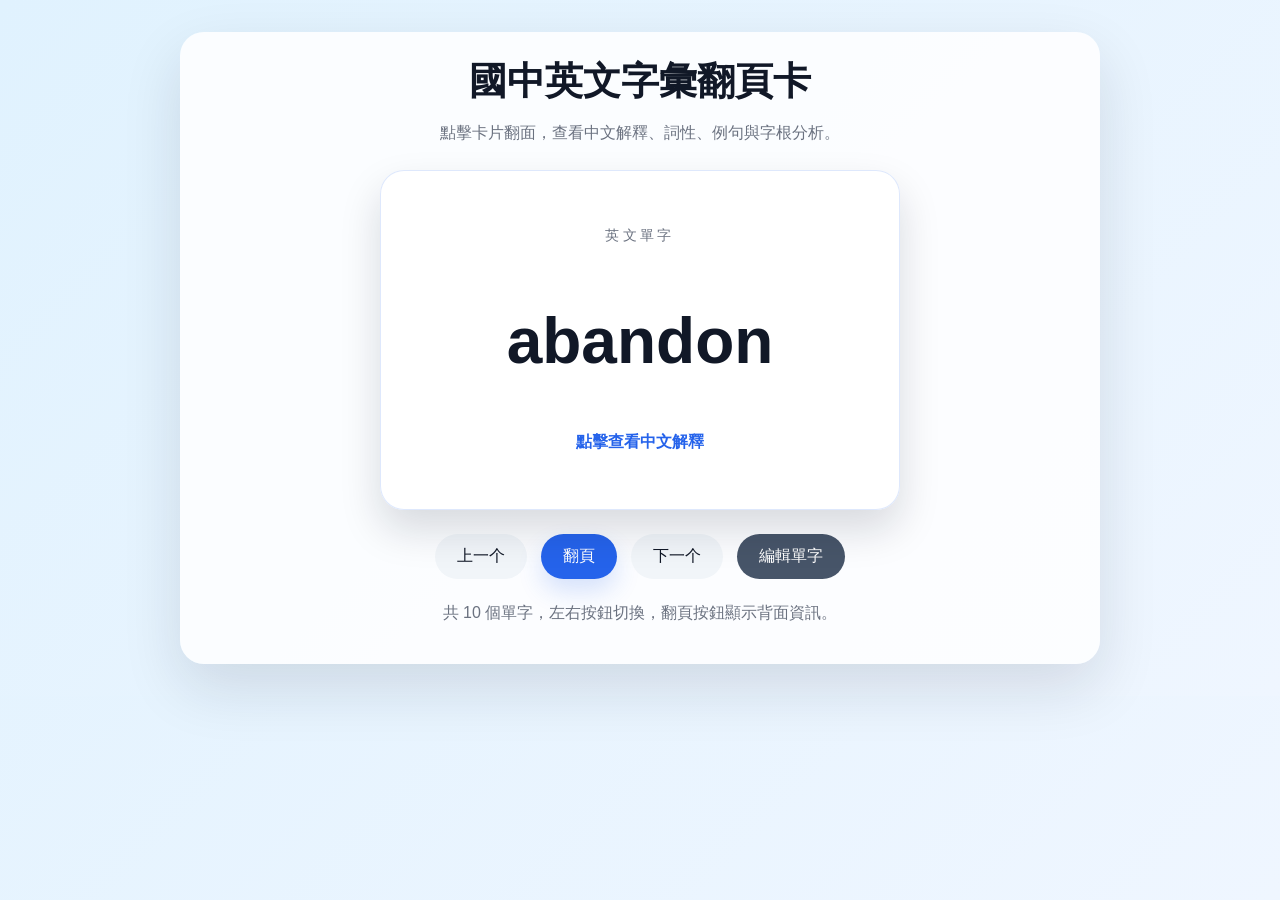
<file: index.html>
<!DOCTYPE html>
<html lang="zh-Hant">
<head>
  <meta charset="UTF-8" />
  <meta name="viewport" content="width=device-width, initial-scale=1.0" />
  <title>英文字彙翻頁卡</title>
  <link rel="stylesheet" href="styles.css" />
</head>
<body>
  <main class="app-shell">
    <header>
      <h1>國中英文字彙翻頁卡</h1>
      <p>點擊卡片翻面，查看中文解釋、詞性、例句與字根分析。</p>
    </header>

    <section class="card-area">
      <div class="flip-card" id="flashcard">
        <div class="flip-card-inner">
          <div class="flip-card-front">
            <div class="word-label">英文單字</div>
            <div class="word-text" id="word">abandon</div>
            <div class="hint">點擊查看中文解釋</div>
          </div>
          <div class="flip-card-back">
            <div class="back-title">詞彙詳解</div>
            <div class="detail-row"><span>中文：</span><span id="meaning">放棄；拋棄</span></div>
            <div class="detail-row"><span>詞性：</span><span id="part">動詞</span></div>
            <div class="detail-row"><span>例句：</span><span id="example">He had to abandon the old bike because it was too damaged.</span></div>
            <div class="detail-row"><span>字根分析：</span><span id="root">a- (to) + bandon (control/authority) → 放開控制</span></div>
          </div>
        </div>
      </div>
    </section>

    <section class="controls">
      <button id="prevBtn">上一个</button>
      <button id="flipBtn">翻頁</button>
      <button id="nextBtn">下一个</button>
      <a class="link-button" href="edit.html">編輯單字</a>
    </section>

    <footer>
      <p>共 10 個單字，左右按鈕切換，翻頁按鈕顯示背面資訊。</p>
    </footer>
  </main>

  <script src="script.js"></script>
</body>
</html>
</file>
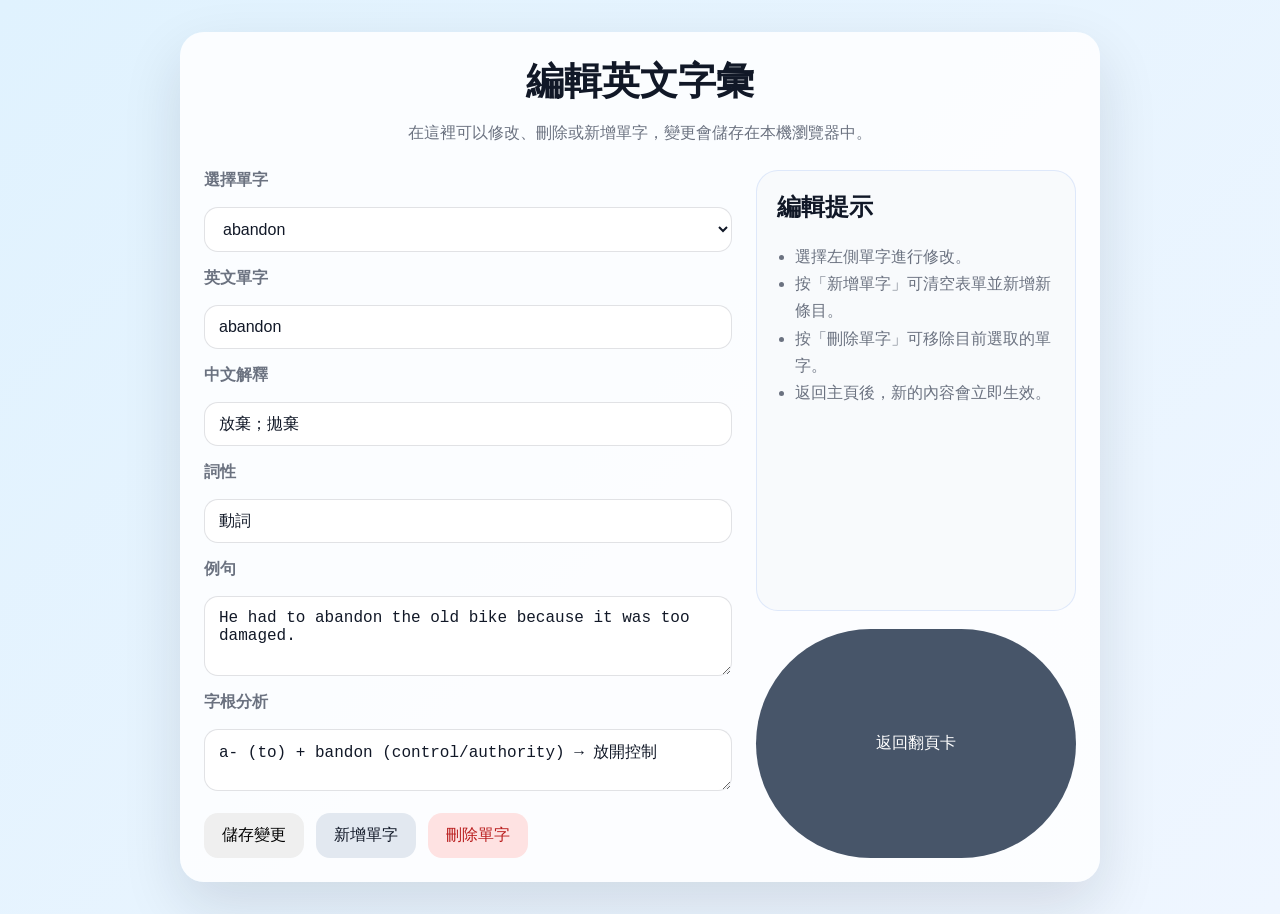
<file: edit.html>
<!DOCTYPE html>
<html lang="zh-Hant">
<head>
  <meta charset="UTF-8" />
  <meta name="viewport" content="width=device-width, initial-scale=1.0" />
  <title>編輯英文字彙</title>
  <link rel="stylesheet" href="styles.css" />
</head>
<body>
  <main class="app-shell">
    <header>
      <h1>編輯英文字彙</h1>
      <p>在這裡可以修改、刪除或新增單字，變更會儲存在本機瀏覽器中。</p>
    </header>

    <section class="editor-shell">
      <div class="editor-panel">
        <label for="wordSelect">選擇單字</label>
        <select id="wordSelect"></select>

        <label for="wordInput">英文單字</label>
        <input id="wordInput" type="text" placeholder="abandon" />

        <label for="meaningInput">中文解釋</label>
        <input id="meaningInput" type="text" placeholder="放棄；拋棄" />

        <label for="partInput">詞性</label>
        <input id="partInput" type="text" placeholder="動詞" />

        <label for="exampleInput">例句</label>
        <textarea id="exampleInput" rows="3" placeholder="He had to abandon the old bike..."></textarea>

        <label for="rootInput">字根分析</label>
        <textarea id="rootInput" rows="2" placeholder="a- (to) + bandon..." ></textarea>

        <div class="editor-buttons">
          <button id="saveBtn">儲存變更</button>
          <button id="newBtn" class="secondary">新增單字</button>
          <button id="deleteBtn" class="secondary danger">刪除單字</button>
        </div>
      </div>

      <aside class="editor-info">
        <div class="info-card">
          <h2>編輯提示</h2>
          <ul>
            <li>選擇左側單字進行修改。</li>
            <li>按「新增單字」可清空表單並新增新條目。</li>
            <li>按「刪除單字」可移除目前選取的單字。</li>
            <li>返回主頁後，新的內容會立即生效。</li>
          </ul>
        </div>
        <a href="index.html" class="link-button">返回翻頁卡</a>
      </aside>
    </section>
  </main>

  <script src="edit.js"></script>
</body>
</html>
</file>
<file: styles.css>
:root {
  --bg: #f8fafc;
  --card: #ffffff;
  --text: #111827;
  --muted: #6b7280;
  --accent: #2563eb;
  --card-border: rgba(37, 99, 235, 0.15);
}

* {
  box-sizing: border-box;
}

html, body {
  margin: 0;
  min-height: 100%;
  font-family: "Noto Sans", "Microsoft JhengHei", sans-serif;
  background: linear-gradient(135deg, #e0f2fe 0%, #eff6ff 100%);
  color: var(--text);
}

body {
  display: flex;
  justify-content: center;
  align-items: center;
  padding: 32px;
}

.app-shell {
  width: min(920px, 100%);
  padding: 24px;
  background: rgba(255,255,255,0.86);
  border-radius: 24px;
  box-shadow: 0 24px 60px rgba(15, 23, 42, 0.12);
}

header {
  text-align: center;
  margin-bottom: 24px;
}

header h1 {
  margin: 0;
  font-size: clamp(2rem, 3vw, 2.75rem);
}

header p {
  margin: 12px auto 0;
  max-width: 680px;
  color: var(--muted);
  line-height: 1.7;
}

.card-area {
  perspective: 1200px;
  display: flex;
  justify-content: center;
  margin-bottom: 24px;
}

.flip-card {
  width: 100%;
  max-width: 520px;
  height: 340px;
}

.flip-card-inner {
  position: relative;
  width: 100%;
  height: 100%;
  text-align: left;
  transition: transform 0.7s ease;
  transform-style: preserve-3d;
  border-radius: 24px;
  box-shadow: 0 20px 40px rgba(15, 23, 42, 0.15);
}

.flip-card.flipped .flip-card-inner {
  transform: rotateY(180deg);
}

.flip-card-front,
.flip-card-back {
  position: absolute;
  width: 100%;
  height: 100%;
  backface-visibility: hidden;
  border-radius: 24px;
  overflow: hidden;
  background: var(--card);
  border: 1px solid var(--card-border);
}

.flip-card-front {
  display: grid;
  place-items: center;
  padding: 32px;
}

.flip-card-back {
  transform: rotateY(180deg);
  padding: 28px 30px;
  display: grid;
  gap: 18px;
}

.word-label {
  color: var(--muted);
  text-transform: uppercase;
  letter-spacing: 0.24em;
  font-size: 0.85rem;
}

.word-text {
  margin: 18px 0 12px;
  font-size: clamp(3rem, 5vw, 5rem);
  font-weight: 800;
  line-height: 0.95;
}

.hint {
  color: var(--accent);
  font-weight: 600;
}

.back-title {
  font-size: 1.25rem;
  font-weight: 700;
  margin-bottom: 8px;
}

.detail-row {
  display: grid;
  grid-template-columns: 82px 1fr;
  gap: 12px;
  align-items: start;
}

.detail-row span:first-child {
  color: var(--muted);
  font-weight: 700;
}

.detail-row span:last-child {
  color: var(--text);
  line-height: 1.6;
}

.controls {
  display: flex;
  justify-content: center;
  gap: 14px;
  flex-wrap: wrap;
}

button {
  border: none;
  border-radius: 999px;
  padding: 12px 22px;
  font-size: 1rem;
  cursor: pointer;
  transition: transform 0.2s ease, box-shadow 0.2s ease;
}

button:hover {
  transform: translateY(-2px);
}

.link-button {
  display: inline-flex;
  align-items: center;
  justify-content: center;
  text-decoration: none;
  color: white;
  background: #475569;
  padding: 12px 22px;
  border-radius: 999px;
  transition: transform 0.2s ease, background 0.2s ease;
}

.link-button:hover {
  background: #334155;
}

#prevBtn,
#nextBtn {
  background: #f1f5f9;
  color: var(--text);
}

#flipBtn {
  background: var(--accent);
  color: white;
  box-shadow: 0 12px 24px rgba(37, 99, 235, 0.18);
}

footer {
  margin-top: 24px;
  text-align: center;
  color: var(--muted);
}

.editor-shell {
  display: grid;
  gap: 24px;
  grid-template-columns: minmax(260px, 1fr) 320px;
}

.editor-panel {
  display: grid;
  gap: 16px;
}

.editor-panel label {
  font-weight: 700;
  color: var(--muted);
}

.editor-panel input,
.editor-panel textarea,
.editor-panel select {
  width: 100%;
  border: 1px solid rgba(15, 23, 42, 0.12);
  border-radius: 14px;
  padding: 12px 14px;
  background: white;
  color: var(--text);
  font-size: 1rem;
}

.editor-panel textarea {
  resize: vertical;
}

.editor-buttons {
  display: flex;
  flex-wrap: wrap;
  gap: 12px;
  margin-top: 6px;
}

.editor-buttons button {
  border-radius: 14px;
  padding: 12px 18px;
}

button.secondary {
  background: #e2e8f0;
  color: var(--text);
}

button.danger {
  background: #fee2e2;
  color: #b91c1c;
}

.editor-info {
  display: grid;
  gap: 18px;
}

.info-card {
  padding: 20px;
  border-radius: 22px;
  background: #f8fafc;
  border: 1px solid rgba(37, 99, 235, 0.12);
}

.info-card h2 {
  margin-top: 0;
}

.info-card ul {
  margin: 12px 0 0;
  padding-left: 18px;
  color: var(--muted);
  line-height: 1.7;
}

@media (max-width: 820px) {
  .editor-shell {
    grid-template-columns: 1fr;
  }
}

@media (max-width: 560px) {
  .flip-card {
    height: 300px;
  }

  .word-text {
    font-size: 4rem;
  }

  .detail-row {
    grid-template-columns: 1fr;
  }

  .detail-row span:first-child {
    display: block;
  }
}
</file>
